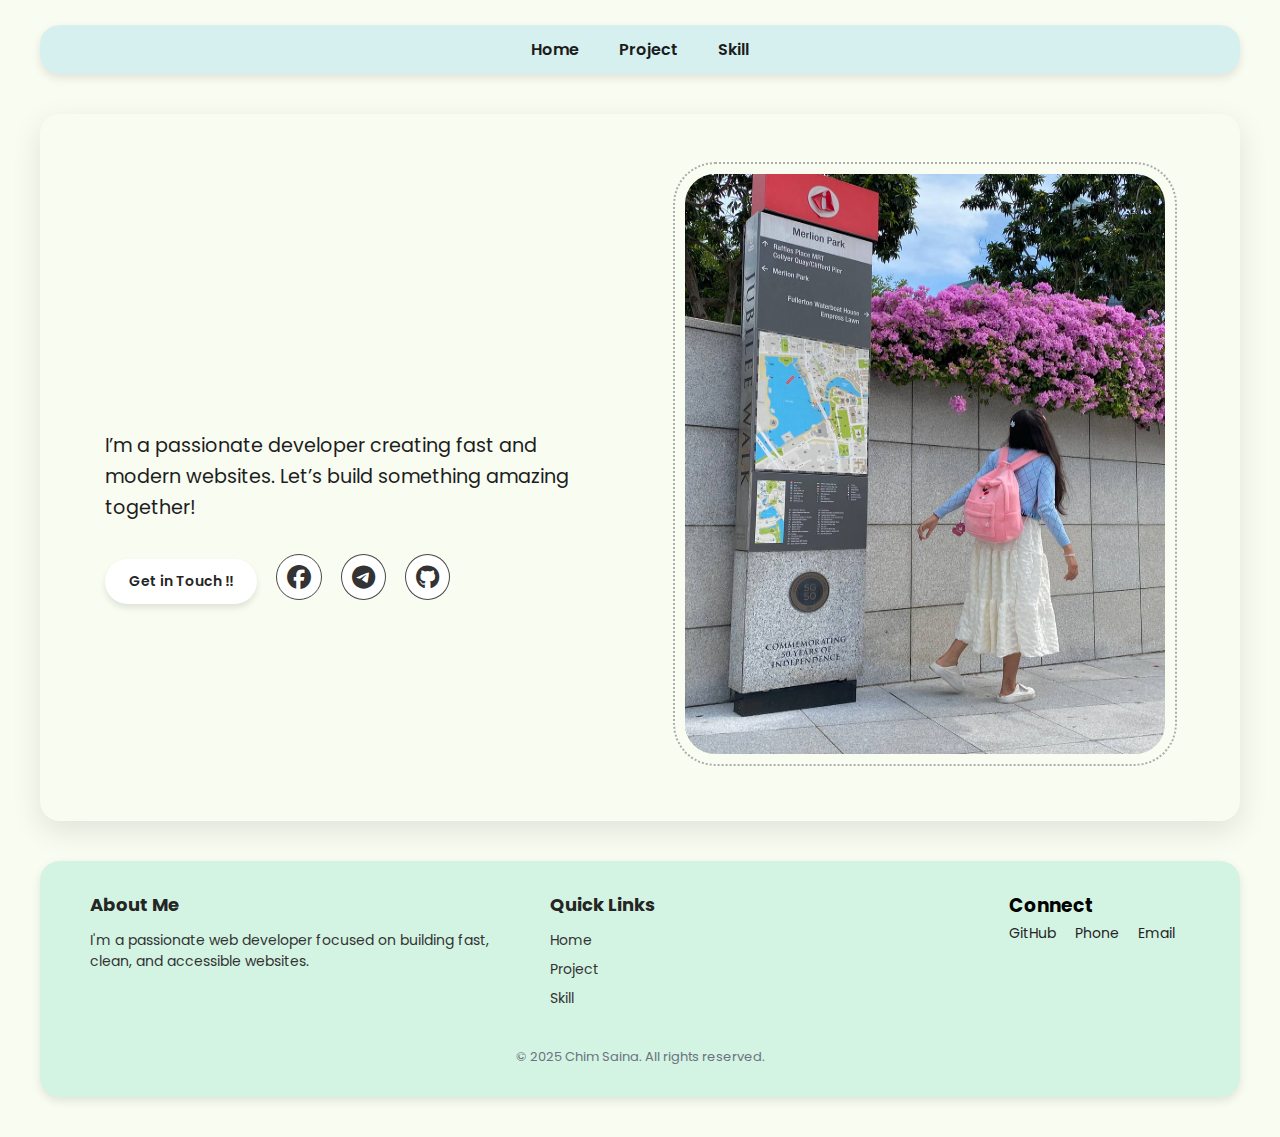
<file: index.html>
<!DOCTYPE html>
<html lang="en">
  <head>
    <meta charset="UTF-8" />
    <meta name="viewport" content="width=device-width, initial-scale=1.0" />
    <title>Chim Saina | Home</title>
    <link
      rel="stylesheet"
      href="https://cdnjs.cloudflare.com/ajax/libs/font-awesome/6.7.2/css/all.min.css"
      crossorigin="anonymous"
      referrerpolicy="no-referrer"
    />
    <link rel="stylesheet" href="css/home.css" />

    <link rel="icon" href="image/logo.png" />
    <!-- Open Graph Meta Tags -->
    <meta property="og:url" content="" />
    <meta property="og:type" content="Portfolio website" />
    <meta property="og:title" content="Chim Saina | Home" />
    <meta
      property="og:description"
      content="Welcome to my portfolio – Feel free to explore my work and get in touch!"
    />
    <meta
      property="og:image"
      content="https://cdn.builder.io/api/v1/image/assets%2F66fa4205ed5a4558a776cf72c5db088b%2Fc79e5ce86213443c89760394b4082753"
    />

    <!-- Twitter Meta Tags -->
    <meta name="twitter:card" content="summary_large_image" />
    <meta property="twitter:domain" content="" />
    <meta property="twitter:url" content="" />
    <meta name="twitter:title" content="Chim Saina | Home" />
    <meta
      name="twitter:description"
      content="Discover my work and skills – Let’s connect!"
    />
    <meta
      name="twitter:image"
      content="https://cdn.builder.io/api/v1/image/assets%2F66fa4205ed5a4558a776cf72c5db088b%2Fc79e5ce86213443c89760394b4082753"
    />
  </head>
  <body>
    <header>
      <nav class="navbar">
        <ul class="nav-list">
          <li><a href="../index.html">Home</a></li>
          <li><a href="html/project.html">Project</a></li>
          <li><a href="html/skill.html">Skill</a></li>
        </ul>
      </nav>
    </header>

    <main>
      <section class="container">
        <div class="content">
          <h1 class="hero-section">
            <span>H</span><span>E</span><span>Y</span><span>!</span
            ><span>!</span><span> </span> <span>I</span><span>'</span
            ><span>M</span><span> </span> <span>C</span><span>H</span
            ><span>I</span><span>M</span><span> </span> <span>S</span
            ><span>A</span><span>I</span><span>N</span><span>A</span
            ><span>I</span><span>N</span><span>A</span>
          </h1>

          <p class="sub-hero-section">
            I’m a passionate developer creating fast and modern websites. Let’s
            build something amazing together!
          </p>

          <div class="social-icons">
            <a href="#" class="get-in-touch">Get in Touch !!</a>
            <a
              href="https://www.facebook.com/share/1G8tN7KNFj/?mibextid=wwXIfr"
              class="btn"
              ><i class="fa-brands fa-facebook fa"></i
            ></a>
            <a href="https://t.me/ChimSainaIna" class="btn"
              ><i class="fa-brands fa-telegram fa"></i
            ></a>
            <a href="https://github.com/sainaina" class="btn"
              ><i class="fa-brands fa-github fa"></i
            ></a>
          </div>
        </div>

        <div class="image-container">
          <img src="image/saina.jpg" alt="Hero Image" class="image" />
        </div>
      </section>
    </main>
    <footer class="footer">
      <div class="footer-container">
        <div class="footer-section">
          <h3>About Me</h3>
          <p>
            I'm a passionate web developer focused on building fast, clean, and
            accessible websites.
          </p>
        </div>

        <div class="footer-section">
          <h3>Quick Links</h3>
          <ul>
            <li><a href="../index.html">Home</a></li>
            <li><a href="html/project.html">Project</a></li>
            <li><a href="html/skill.html">Skill</a></li>
          </ul>
        </div>

        <div class="footer-section-social">
          <h3>Connect</h3>
          <div class="social-icons">
            <a href="https://github.com/yourusername" target="_blank">GitHub</a>
            <a href="callto:0967024271">Phone</a>
            <a href="mailto:your.chimsaina98@gmail.com">Email</a>
          </div>
        </div>
      </div>

      <div class="footer-bottom">
        &copy; 2025 Chim Saina. All rights reserved.
      </div>
    </footer>
  </body>
</html>
</file>
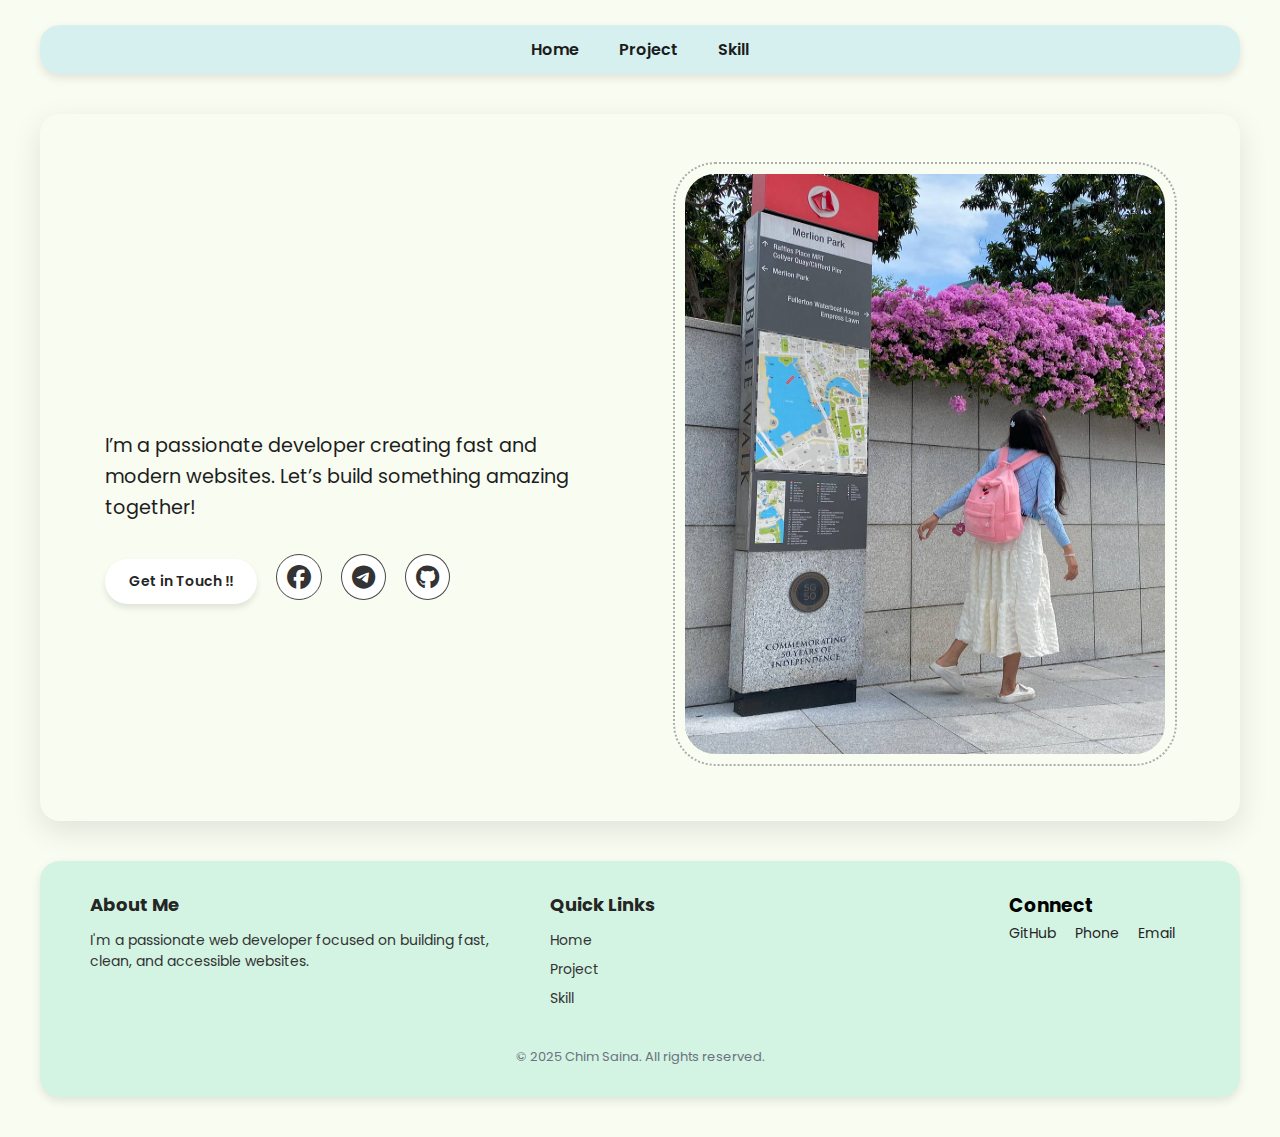
<file: html/home.html>
<!DOCTYPE html>
<html lang="en">
  <head>
    <meta charset="UTF-8" />
    <meta name="viewport" content="width=device-width, initial-scale=1.0" />
    <title>Chim Saina | Home</title>
    <link
      rel="stylesheet"
      href="https://cdnjs.cloudflare.com/ajax/libs/font-awesome/6.7.2/css/all.min.css"
      crossorigin="anonymous"
      referrerpolicy="no-referrer"
    />
    <link rel="stylesheet" href="../css/home.css" />

    <link rel="icon" href="../image/logo.png" />
    <!-- Open Graph Meta Tags -->
    <meta property="og:url" content="" />
    <meta property="og:type" content="Portfolio website" />
    <meta property="og:title" content="Chim Saina | Home" />
    <meta
      property="og:description"
      content="Welcome to my portfolio – Feel free to explore my work and get in touch!"
    />
    <meta
      property="og:image"
      content="https://cdn.builder.io/api/v1/image/assets%2F66fa4205ed5a4558a776cf72c5db088b%2Fc79e5ce86213443c89760394b4082753"
    />

    <!-- Twitter Meta Tags -->
    <meta name="twitter:card" content="summary_large_image" />
    <meta property="twitter:domain" content="" />
    <meta property="twitter:url" content="" />
    <meta name="twitter:title" content="Chim Saina | Home" />
    <meta
      name="twitter:description"
      content="Discover my work and skills – Let’s connect!"
    />
    <meta
      name="twitter:image"
      content="https://cdn.builder.io/api/v1/image/assets%2F66fa4205ed5a4558a776cf72c5db088b%2Fc79e5ce86213443c89760394b4082753"
    />
  </head>
  <body>
    <header>
      <nav class="navbar">
        <ul class="nav-list">
          <li><a href="../html/home.html">Home</a></li>
          <li><a href="../html/project.html">Project</a></li>
          <li><a href="../html/contact.html">Skill</a></li>
        </ul>
      </nav>
    </header>

    <main>
      <section class="container">
        <div class="content">
          <h1 class="hero-section">
            <span>H</span><span>E</span><span>Y</span><span>!</span
            ><span>!</span><span> </span> <span>I</span><span>'</span
            ><span>M</span><span> </span> <span>C</span><span>H</span
            ><span>I</span><span>M</span><span> </span> <span>S</span
            ><span>A</span><span>I</span><span>N</span><span>A</span
            ><span>I</span><span>N</span><span>A</span>
          </h1>

          <p class="sub-hero-section">
            I’m a passionate developer creating fast and modern websites. Let’s
            build something amazing together!
          </p>

          <div class="social-icons">
            <a href="#" class="get-in-touch">Get in Touch !!</a>
            <a
              href="https://www.facebook.com/share/1G8tN7KNFj/?mibextid=wwXIfr"
              class="btn"
              ><i class="fa-brands fa-facebook fa"></i
            ></a>
            <a href="https://t.me/ChimSainaIna" class="btn"
              ><i class="fa-brands fa-telegram fa"></i
            ></a>
            <a href="https://github.com/sainaina" class="btn"
              ><i class="fa-brands fa-github fa"></i
            ></a>
          </div>
        </div>

        <div class="image-container">
          <img src="../image/saina.jpg" alt="Hero Image" class="image" />
        </div>
      </section>
    </main>
    <footer class="footer">
      <div class="footer-container">
        <div class="footer-section">
          <h3>About Me</h3>
          <p>
            I'm a passionate web developer focused on building fast, clean, and
            accessible websites.
          </p>
        </div>

        <div class="footer-section">
          <h3>Quick Links</h3>
          <ul>
            <li><a href="../html/home.html">Home</a></li>
            <li><a href="../html/project.html">Project</a></li>
            <li><a href="../html/contact.html">Skill</a></li>
          </ul>
        </div>

        <div class="footer-section-social">
          <h3>Connect</h3>
          <div class="social-icons">
            <a href="https://github.com/yourusername" target="_blank">GitHub</a>
            <a href="callto:0967024271">Phone</a>
            <a href="mailto:your.chimsaina98@gmail.com">Email</a>
          </div>
        </div>
      </div>

      <div class="footer-bottom">
        &copy; 2025 Chim Saina. All rights reserved.
      </div>
    </footer>
  </body>
</html>
</file>
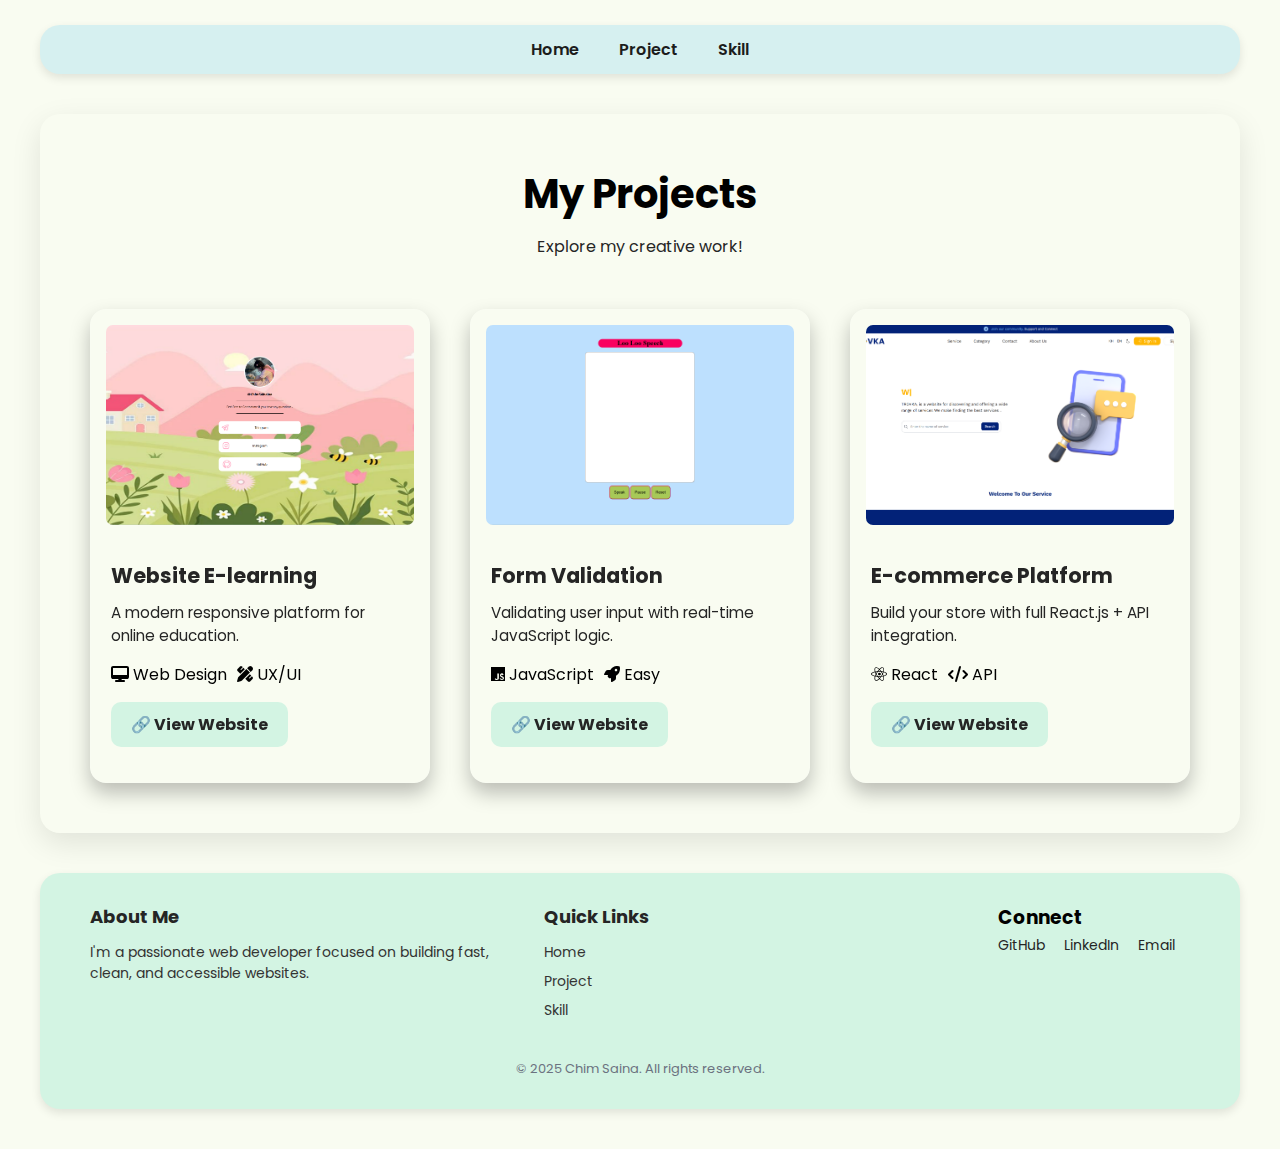
<file: html/project.html>
<!DOCTYPE html>
<html lang="en">
  <head>
    <meta charset="UTF-8" />
    <meta name="viewport" content="width=device-width, initial-scale=1.0" />
    <title>Chim Saina | Project</title>
    <link rel="stylesheet" href="../css/project.css" />
    <link
      rel="stylesheet"
      href="https://cdnjs.cloudflare.com/ajax/libs/font-awesome/6.5.0/css/all.min.css"
    />
    <link rel="icon" href="../image/logo.png" />
    <!-- Open Graph Meta Tags -->
    <meta property="og:url" content="" />
    <meta property="og:type" content="Portfolio website" />
    <meta property="og:title" content="Chim Saina | Project" />
    <meta
      property="og:description"
      content="Welcome to my portfolio – Feel free to explore my work and get in touch!"
    />
    <meta
      property="og:image"
      content="https://cdn.builder.io/api/v1/image/assets%2F66fa4205ed5a4558a776cf72c5db088b%2Fc79e5ce86213443c89760394b4082753"
    />

    <!-- Twitter Meta Tags -->
    <meta name="twitter:card" content="summary_large_image" />
    <meta property="twitter:domain" content="" />
    <meta property="twitter:url" content="" />
    <meta name="twitter:title" content="Chim Saina | Project" />
    <meta
      name="twitter:description"
      content="Discover my work and skills – Let’s connect!"
    />
    <meta
      name="twitter:image"
      content="https://cdn.builder.io/api/v1/image/assets%2F66fa4205ed5a4558a776cf72c5db088b%2Fc79e5ce86213443c89760394b4082753"
    />
  </head>
  <body>
    <header>
      <nav class="navbar">
        <ul class="nav-list">
          <li><a href="../index.html">Home</a></li>
          <li><a href="../html/project.html">Project</a></li>
          <li><a href="../html/skill.html">Skill</a></li>
        </ul>
      </nav>
    </header>
    <main>
      <section class="projects-section">
        <h2>My Projects</h2>
        <p class="subtext">Explore my creative work!</p>

        <div class="project-container">
          <div class="project-card">
            <div
              class="project-image"
              style="background-image: url(../image/linky.png)"
            ></div>
            <div class="project-content">
              <h3>Website E-learning</h3>
              <p>A modern responsive platform for online education.</p>
              <div class="tags">
                <span class="tag"
                  ><i class="fas fa-desktop"></i> Web Design</span
                >
                <span class="tag"
                  ><i class="fas fa-pencil-ruler"></i> UX/UI</span
                >
              </div>
              <a href="https://linky-sainaina.vercel.app/" class="project-link"
                >🔗 View Website</a
              >
            </div>
          </div>

          <div class="project-card">
            <div
              class="project-image"
              style="background-image: url(../image/text-to-speech.png)"
            ></div>
            <div class="project-content">
              <h3>Form Validation</h3>
              <p>Validating user input with real-time JavaScript logic.</p>
              <div class="tags">
                <span class="tag"><i class="fab fa-js"></i> JavaScript</span>
                <span class="tag"><i class="fas fa-rocket"></i> Easy</span>
              </div>
              <a
                href="https://loo-loo-text-to-speech.vercel.app/"
                class="project-link"
                >🔗 View Website</a
              >
            </div>
          </div>

          <div class="project-card">
            <div class="project-image"></div>
            <div class="project-content">
              <h3>E-commerce Platform</h3>
              <p>Build your store with full React.js + API integration.</p>
              <div class="tags">
                <span class="tag"><i class="fab fa-react"></i> React</span>
                <span class="tag"><i class="fas fa-code"></i> API</span>
              </div>
              <a href="https://trov-ka-ga3j.vercel.app/" class="project-link"
                >🔗 View Website</a
              >
            </div>
          </div>
        </div>
      </section>
    </main>
    <footer class="footer">
      <div class="footer-container">
        <div class="footer-section">
          <h3>About Me</h3>
          <p>
            I'm a passionate web developer focused on building fast, clean, and
            accessible websites.
          </p>
        </div>

        <div class="footer-section">
          <h3>Quick Links</h3>
          <ul>
            <li><a href="../index.html">Home</a></li>
            <li><a href="../html/project.html">Project</a></li>
            <li><a href="../html/skill.html">Skill</a></li>
          </ul>
        </div>

        <div class="footer-section-social">
          <h3>Connect</h3>
          <div class="social-icons">
            <a href="https://github.com/yourusername" target="_blank">GitHub</a>
            <a href="https://linkedin.com/in/yourusername" target="_blank"
              >LinkedIn</a
            >
            <a href="mailto:your.email@example.com">Email</a>
          </div>
        </div>
      </div>

      <div class="footer-bottom">
        &copy; 2025 Chim Saina. All rights reserved.
      </div>
    </footer>
  </body>
</html>
</file>
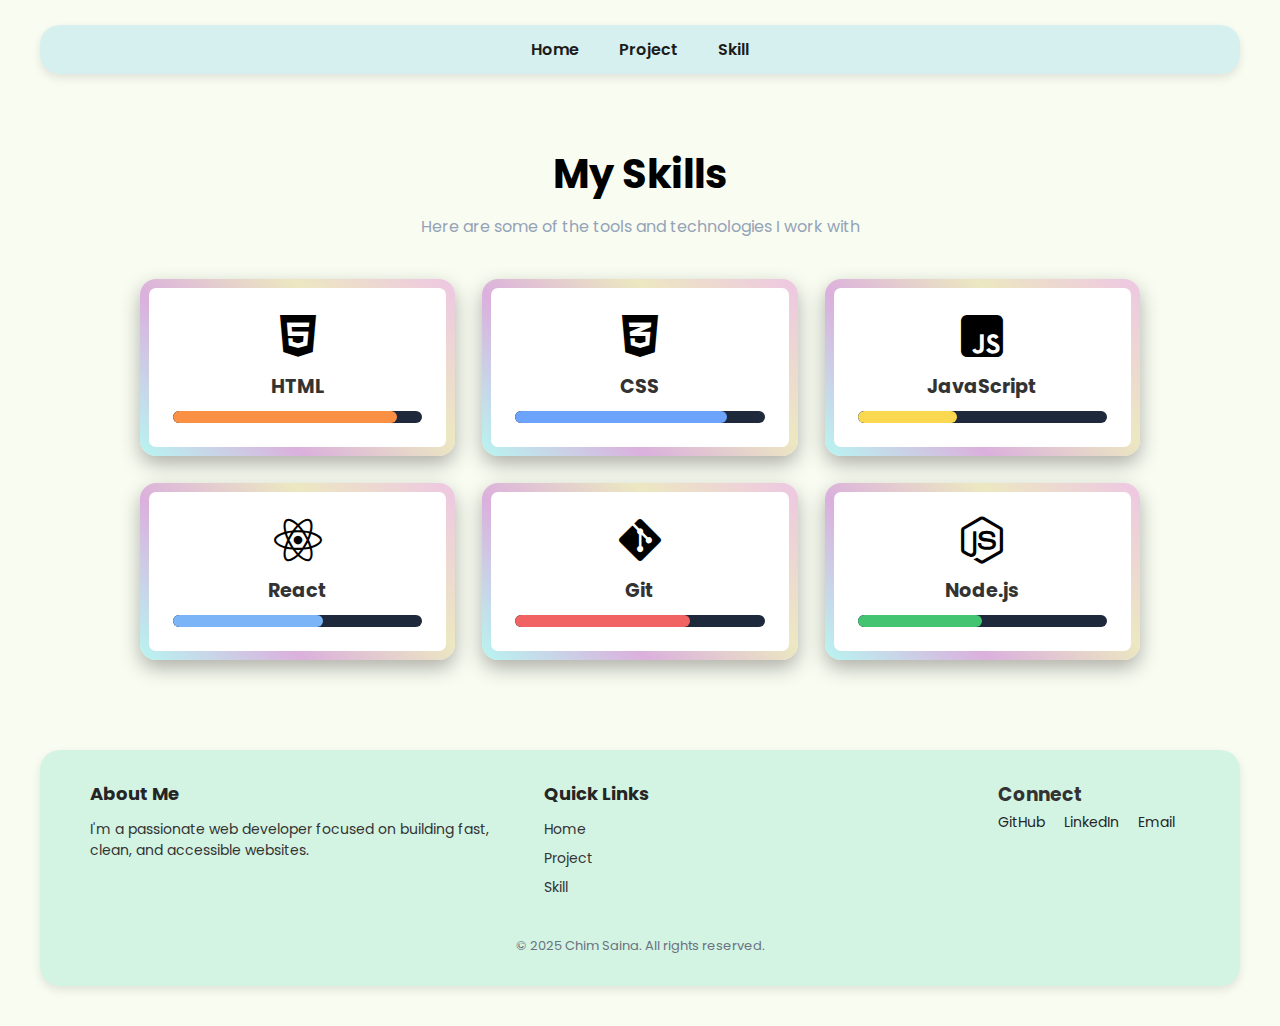
<file: html/skill.html>
<!DOCTYPE html>
<html lang="en">
  <head>
    <meta charset="UTF-8" />
    <meta name="viewport" content="width=device-width, initial-scale=1.0" />
    <title>Chim Saina | Skill</title>
    <link rel="stylesheet" href="../css/skill.css" />
    <link
      rel="stylesheet"
      href="https://cdnjs.cloudflare.com/ajax/libs/font-awesome/6.5.0/css/all.min.css"
    />
    <link rel="icon" href="../image/logo.png" />
    <!-- Open Graph Meta Tags -->
    <meta property="og:url" content="" />
    <meta property="og:type" content="Portfolio website" />
    <meta property="og:title" content="Chim Saina | Skill" />
    <meta
      property="og:description"
      content="Welcome to my portfolio – Feel free to explore my work and get in touch!"
    />
    <meta
      property="og:image"
      content="https://cdn.builder.io/api/v1/image/assets%2F66fa4205ed5a4558a776cf72c5db088b%2Fc79e5ce86213443c89760394b4082753"
    />

    <!-- Twitter Meta Tags -->
    <meta name="twitter:card" content="summary_large_image" />
    <meta property="twitter:domain" content="" />
    <meta property="twitter:url" content="" />
    <meta name="twitter:title" content="Chim Saina | Skill" />
    <meta
      name="twitter:description"
      content="Discover my work and skills – Let’s connect!"
    />
    <meta
      name="twitter:image"
      content="https://cdn.builder.io/api/v1/image/assets%2F66fa4205ed5a4558a776cf72c5db088b%2Fc79e5ce86213443c89760394b4082753"
    />
  </head>
  <body>
    <header>
      <nav class="navbar">
        <ul class="nav-list">
          <li><a href="../index.html">Home</a></li>
          <li><a href="../html/project.html">Project</a></li>
          <li><a href="../html/skill.html">Skill</a></li>
        </ul>
      </nav>
    </header>
    <main>
      <section class="skills-section">
        <h2>My Skills</h2>
        <p class="subtext">
          Here are some of the tools and technologies I work with
        </p>

        <div class="skills-grid">
          <div class="skill-card">
            <i class="fab fa-html5 skill-icon"></i>
            <h3>HTML</h3>
            <div class="progress-bar">
              <div class="progress html"></div>
            </div>
          </div>

          <div class="skill-card">
            <i class="fab fa-css3-alt skill-icon"></i>
            <h3>CSS</h3>
            <div class="progress-bar">
              <div class="progress css"></div>
            </div>
          </div>

          <div class="skill-card">
            <i class="fab fa-js-square skill-icon"></i>
            <h3>JavaScript</h3>
            <div class="progress-bar">
              <div class="progress js"></div>
            </div>
          </div>

          <div class="skill-card">
            <i class="fab fa-react skill-icon"></i>
            <h3>React</h3>
            <div class="progress-bar">
              <div class="progress react"></div>
            </div>
          </div>

          <div class="skill-card">
            <i class="fab fa-git-alt skill-icon"></i>
            <h3>Git</h3>
            <div class="progress-bar">
              <div class="progress git"></div>
            </div>
          </div>

          <div class="skill-card">
            <i class="fab fa-node-js skill-icon"></i>
            <h3>Node.js</h3>
            <div class="progress-bar">
              <div class="progress nodejs"></div>
            </div>
          </div>
        </div>
      </section>
    </main>
    <footer class="footer">
      <div class="footer-container">
        <div class="footer-section">
          <h3>About Me</h3>
          <p>
            I'm a passionate web developer focused on building fast, clean, and
            accessible websites.
          </p>
        </div>

        <div class="footer-section">
          <h3>Quick Links</h3>
          <ul>
            <li><a href="../index.html">Home</a></li>
            <li><a href="../html/project.html">Project</a></li>
            <li><a href="../html/skill.html">Skill</a></li>
          </ul>
        </div>

        <div class="footer-section-social">
          <h3>Connect</h3>
          <div class="social-icons">
            <a href="https://github.com/yourusername" target="_blank">GitHub</a>
            <a href="https://linkedin.com/in/yourusername" target="_blank"
              >LinkedIn</a
            >
            <a href="mailto:your.email@example.com">Email</a>
          </div>
        </div>
      </div>

      <div class="footer-bottom">
        &copy; 2025 Chim Saina. All rights reserved.
      </div>
    </footer>
  </body>
</html>
</file>
<file: css/home.css>
@import url("https://fonts.googleapis.com/css2?family=Poppins:wght@300;400;600&display=swap");

* {
  margin: 0;
  padding: 0;
  box-sizing: border-box;
}

body {
  font-family: "Poppins", sans-serif;
  background-color: #f9fcf1;
  margin: 0;
  padding: 0;
}

.navbar {
  background-color: #d6f0f0;
  border-radius: 20px;
  margin: 25px 40px 20px 40px;
  padding: 12px 50px;
  box-shadow: 0 4px 10px rgba(0, 0, 0, 0.1);
}

.nav-list {
  list-style: none;
  display: flex;
  justify-content: center;
  gap: 40px;
  padding: 0;
  margin: 0;
}

.nav-list a {
  text-decoration: none;
  color: #1c1c1c;
  font-weight: 600;
  transition: color 0.3s;
}

.nav-list a:hover {
  color: #727272;
}

/* Hero Section */
.container {
  display: flex;
  flex-wrap: wrap;
  justify-content: space-around;
  align-items: center;
  background-image: url("https://i.pinimg.com/736x/9f/38/e6/9f38e6ec77817f5895531b282ccff56e.jpg");
  background-size: cover;
  background-position: center;
  border-radius: 20px;
  margin: 40px;
  padding: 50px 30px;
  box-shadow: 0 10px 30px rgba(0, 0, 0, 0.1);
}

.content {
  max-width: 500px;
  color: #1e1e1e;
  animation: fadeInUp 1s ease-in-out;
}

.hero-section {
  font-size: 2.5rem;
  margin-bottom: 40px;
  white-space: nowrap;
}

.hero-section span {
  display: inline-block;
  opacity: 0;
  transform: translateY(20px);
  animation: fadeIn 2s linear infinite;
}

.hero-section span:nth-child(n) {
  animation-delay: calc(0.1s * var(--i));
}

@keyframes fadeIn {
  0%,
  100% {
    opacity: 0;
  }
  50% {
    opacity: 1;
  }
}

.sub-hero-section {
  font-size: 1.2rem;
  line-height: 1.6;
  margin-bottom: 30px;
}

.get-in-touch {
  background-color: #ffffff;
  color: #333;
  padding: 12px 24px;
  border-radius: 25px;
  text-decoration: none;
  font-weight: 600;
  box-shadow: 0 4px 6px rgba(0, 0, 0, 0.1);
  transition: transform 0.3s ease, background-color 0.3s ease;
}

.get-in-touch:hover {
  background-color: #fce2f6;
  transform: scale(1.05);
  outline: dotted 2px #a4a4a4;
}

.btn i {
  font-size: 24px;
  color: #333;
  padding: 10px;
  border-radius: 50%;
  background-color: #fff;
  border: 1px solid #474747;
}

.image {
  animation: floatUpDown 3s ease-in-out infinite;
  border-radius: 40px;
  width: 500px;
  height: 600px;
  padding: 10px;
  outline: dotted 2px #acacac;
}

@keyframes floatUpDown {
  0%,
  100% {
    transform: translateY(0);
  }
  50% {
    transform: translateY(-30px);
  }
}

.footer {
  background-color: #d3f4e3;
  border-radius: 20px;
  margin: 40px;
  padding: 30px;
  box-shadow: 0 4px 10px rgba(0, 0, 0, 0.1);
}

.footer-container {
  display: flex;
  flex-wrap: wrap;
  justify-content: space-between;
  max-width: 1100px;
  margin: auto;
  gap: 30px;
}

.footer-section {
  flex: 1 1 250px;
}

.footer-section h3 {
  font-size: 18px;
  margin-bottom: 12px;
  color: #252525;
}

.footer-section p,
.footer-section ul,
.footer-section a {
  font-size: 14px;
  color: #333;
  text-decoration: none;
}

.footer-section ul {
  list-style: none;
  padding: 0;
}

.footer-section ul li {
  margin-bottom: 8px;
}

.footer-section a:hover {
  color: #8d8d8d;
}

.social-icons a {
  display: inline-block;
  margin-right: 15px;
  font-size: 14px;
}

.footer-bottom {
  text-align: center;
  margin-top: 30px;
  font-size: 13px;
  color: #6b7280;
}
.social-icons a {
  color: #252525;
  text-decoration: none;
}
@media (max-width: 1024px) {
  .navbar {
    padding: 10px 30px;
    margin: 20px;
  }

  .nav-list {
    gap: 20px;
    flex-wrap: wrap;
  }

  .container {
    flex-direction: column;
    text-align: center;
    padding: 30px 20px;
  }

  .content {
    max-width: 100%;
  }

  .hero-section {
    font-size: 2rem;
    margin-bottom: 30px;
    white-space: normal;
  }

  .sub-hero-section {
    font-size: 1rem;
    padding: 0 10px;
  }

  .image {
    width: 90%;
    height: auto;
    margin-top: 30px;
  }

  .get-in-touch {
    display: inline-block;
    margin-bottom: 20px;
  }

  .social-icons {
    justify-content: center;
    gap: 15px;
    flex-wrap: wrap;
  }
}

@media (max-width: 600px) {
  .nav-list {
    flex-direction: column;
    align-items: center;
    gap: 15px;
  }

  .navbar {
    padding: 10px 15px;
    margin: 15px;
  }

  .footer {
    margin: 20px;
    padding: 20px;
  }

  .footer-container {
    gap: 20px;
  }

  .footer-section {
    width: 100%;
    max-width: 100%;
  }

  .footer-section-social {
    width: 100%;
    text-align: center;
  }

  .image {
    max-width: 100%;
    border-radius: 30px;
    padding: 5px;
  }

  .hero-section {
    font-size: 1.7rem;
  }

  .sub-hero-section {
    font-size: 0.95rem;
  }

  .get-in-touch {
    padding: 10px 20px;
    font-size: 14px;
  }

  .btn i {
    font-size: 20px;
    padding: 8px;
  }
}
</file>
<file: css/project.css>
@import url("https://fonts.googleapis.com/css2?family=Poppins:wght@300;400;600&display=swap");

* {
  margin: 0;
  padding: 0;
  box-sizing: border-box;
}

body {
  font-family: "Poppins", sans-serif;
  background-color: #f9fcf1;
  margin: 0;
  padding: 0;
}
.navbar {
  background-color: #d6f0f0;
  border-radius: 20px;
  margin: 25px 40px 20px 40px;
  padding: 12px 50px;
  box-shadow: 0 4px 10px rgba(0, 0, 0, 0.1);
}

.nav-list {
  list-style: none;
  display: flex;
  justify-content: center;
  gap: 40px;
  padding: 0;
  margin: 0;
}

.nav-list a {
  text-decoration: none;
  color: #1c1c1c;
  font-weight: 600;
  transition: color 0.3s;
}

.nav-list a:hover {
  color: #727272;
}
.projects-section {
  padding: 60px 20px;
  text-align: center;
  background-image: url("https://i.pinimg.com/736x/9f/38/e6/9f38e6ec77817f5895531b282ccff56e.jpg");
  background-size: cover;
  background-position: center;
  border-radius: 20px;
  margin: 40px;
  padding: 50px 50px;
  box-shadow: 0 10px 30px rgba(0, 0, 0, 0.1);
}

.projects-section h2 {
  font-size: 2.5rem;
  margin-bottom: 10px;
}

.subtext {
  color: #252525;
  margin-bottom: 50px;
  font-size: 1rem;
}

.project-container {
  display: grid;
  grid-template-columns: 1fr;
  gap: 40px;
  max-width: 1200px;
  margin: 0 auto;
}

@media (min-width: 768px) {
  .project-container {
    grid-template-columns: repeat(2, 1fr);
  }
}

@media (min-width: 1024px) {
  .project-container {
    grid-template-columns: repeat(3, 1fr);
  }
}

.project-card {
  background-color: #f9fcf1;
  border: 1px solid rgba(255, 255, 255, 0.1);
  border-radius: 16px;
  overflow: hidden;
  backdrop-filter: blur(15px);
  transition: transform 0.3s ease, box-shadow 0.3s ease;
  box-shadow: 0 10px 20px rgba(0, 0, 0, 0.25);
}

.project-card:hover {
  transform: translateY(-8px);
  box-shadow: 0 15px 30px rgba(0, 0, 0, 0.4);
}

.project-image {
  height: 200px;
  background-size: cover;
  background-position: center;
  background-image: url("../image/trovka.png");
  margin: 15px;
  border-radius: 7px;
}

.project-content {
  padding: 20px;
  text-align: left;
}

.project-content h3 {
  font-size: 1.3rem;
  margin-bottom: 10px;
  color: #252525;
}

.project-content p {
  color: #252525;
  font-size: 0.95rem;
  margin-bottom: 15px;
}

.project-link {
  display: inline-block;
  padding: 10px 20px;
  background-color: #d3f4e3;
  color: #252525;
  text-decoration: none;
  border-radius: 10px;
  font-weight: bold;
  margin: 15px 0px 15px 0px;
}
.tags {
  display: flex;
  flex-wrap: wrap;
  gap: 10px;
}

.footer {
  background-color: #d3f4e3;
  border-radius: 20px;
  margin: 40px;
  padding: 30px;
  box-shadow: 0 4px 10px rgba(0, 0, 0, 0.1);
}

.footer-container {
  display: flex;
  flex-wrap: wrap;
  justify-content: space-between;
  max-width: 1100px;
  margin: auto;
  gap: 30px;
}

.footer-section {
  flex: 1 1 250px;
}

.footer-section h3 {
  font-size: 18px;
  margin-bottom: 12px;
  color: #252525;
}

.footer-section p,
.footer-section ul,
.footer-section a {
  font-size: 14px;
  color: #333;
  text-decoration: none;
}

.footer-section ul {
  list-style: none;
  padding: 0;
}

.footer-section ul li {
  margin-bottom: 8px;
}

.footer-section a:hover {
  color: #8d8d8d;
}

.social-icons a {
  color: #252525;
  text-decoration: none;
}

.footer-bottom {
  text-align: center;
  margin-top: 30px;
  font-size: 13px;
  color: #6b7280;
}
.social-icons a {
  display: inline-block;
  margin-right: 15px;
  font-size: 14px;
}
@media (max-width: 768px) {
  .footer-container {
    flex-direction: column;
    align-items: center;
    text-align: center;
  }

  .footer-section {
    max-width: 90%;
  }

  .social-icons a {
    display: block;
    margin-bottom: 10px;
  }
}
</file>
<file: css/skill.css>
@import url("https://fonts.googleapis.com/css2?family=Poppins:wght@300;400;600&display=swap");

* {
  margin: 0;
  padding: 0;
  box-sizing: border-box;
}

body {
  font-family: "Poppins", sans-serif;
  background-color: #f9fcf1;
  margin: 0;
  padding: 0;
}

.navbar {
  background-color: #d6f0f0;
  border-radius: 20px;
  margin: 25px 40px 20px 40px;
  padding: 12px 50px;
  box-shadow: 0 4px 10px rgba(0, 0, 0, 0.1);
}

.nav-list {
  list-style: none;
  display: flex;
  justify-content: center;
  gap: 40px;
  padding: 0;
  margin: 0;
}

.nav-list a {
  text-decoration: none;
  color: #1c1c1c;
  font-weight: 600;
  transition: color 0.3s;
}

.nav-list a:hover {
  color: #727272;
}

.skills-section {
  padding: 50px 20px;
  text-align: center;
}

.skills-section h2 {
  font-size: 2.5rem;
  margin-bottom: 10px;
}

.subtext {
  font-size: 1rem;
  color: #94a3b8;
  margin-bottom: 40px;
}

.skills-grid {
  display: grid;
  grid-template-columns: repeat(auto-fit, minmax(280px, 1fr));
  gap: 27px;
  max-width: 1000px;
  margin: auto;
}

.skill-card {
  background-color: rgba(255, 255, 255, 0.05);
  border-radius: 16px;
  padding: 24px;
  text-align: center;
  box-shadow: 0 8px 20px rgba(0, 0, 0, 0.3);
  transition: transform 0.3s ease;
  background: linear-gradient(white, white) padding-box,
    linear-gradient(45deg, #b8f5f1, #dbb0dd, #ece8c1, #eec6e3) border-box;

  border: 9px solid transparent;
  background-clip: padding-box, border-box;
}

.skill-card:hover {
  transform: translateY(-10px);
}

.skill-icon {
  font-size: 3rem;
  margin-bottom: 12px;
}

.skill-card h3 {
  font-size: 1.2rem;
  margin-bottom: 10px;
  color: #333;
}

.progress-bar {
  width: 100%;
  background-color: #1e293b;
  border-radius: 10px;
  height: 12px;
  overflow: hidden;
}

.progress {
  height: 100%;
  border-radius: 10px;
}

.progress.html {
  width: 90%;
  background-color: #fa9044;
}

.progress.css {
  width: 85%;
  background-color: #6ba3fd;
}

.progress.js {
  width: 40%;
  background-color: #fad84f;
}

.progress.react {
  width: 60%;
  background-color: #7cb4f8;
}

.progress.git {
  width: 70%;
  background-color: #f16262;
}

.progress.nodejs {
  width: 50%;
  background-color: #42c471;
}

.footer {
  background-color: #d3f4e3;
  border-radius: 20px;
  margin: 40px;
  padding: 30px;
  box-shadow: 0 4px 10px rgba(0, 0, 0, 0.1);
}

.footer-container {
  display: flex;
  flex-wrap: wrap;
  justify-content: space-between;
  max-width: 1100px;
  margin: auto;
  gap: 30px;
}

.footer-section {
  flex: 1 1 250px;
}

.footer-section h3 {
  font-size: 18px;
  margin-bottom: 12px;
  color: #252525;
}

.footer-section p,
.footer-section ul,
.footer-section a {
  font-size: 14px;
  color: #333;
  text-decoration: none;
}

.footer-section ul {
  list-style: none;
  padding: 0;
}

.footer-section ul li {
  margin-bottom: 8px;
}

.footer-section a:hover {
  color: #8d8d8d;
}

.social-icons a {
  display: inline-block;
  margin-right: 15px;
  font-size: 14px;
}

.footer-bottom {
  text-align: center;
  margin-top: 30px;
  font-size: 13px;
  color: #6b7280;
}

.footer-section-social {
  color: #333;
}

.social-icons a {
  color: #252525;
  text-decoration: none;
}

@media (max-width: 768px) {
  .footer-container {
    flex-direction: column;
    align-items: center;
    text-align: center;
  }

  .footer-section {
    max-width: 90%;
  }

  .social-icons a {
    display: block;
    margin-bottom: 10px;
    color: #252525;
    text-decoration: none;
  }
}
</file>
